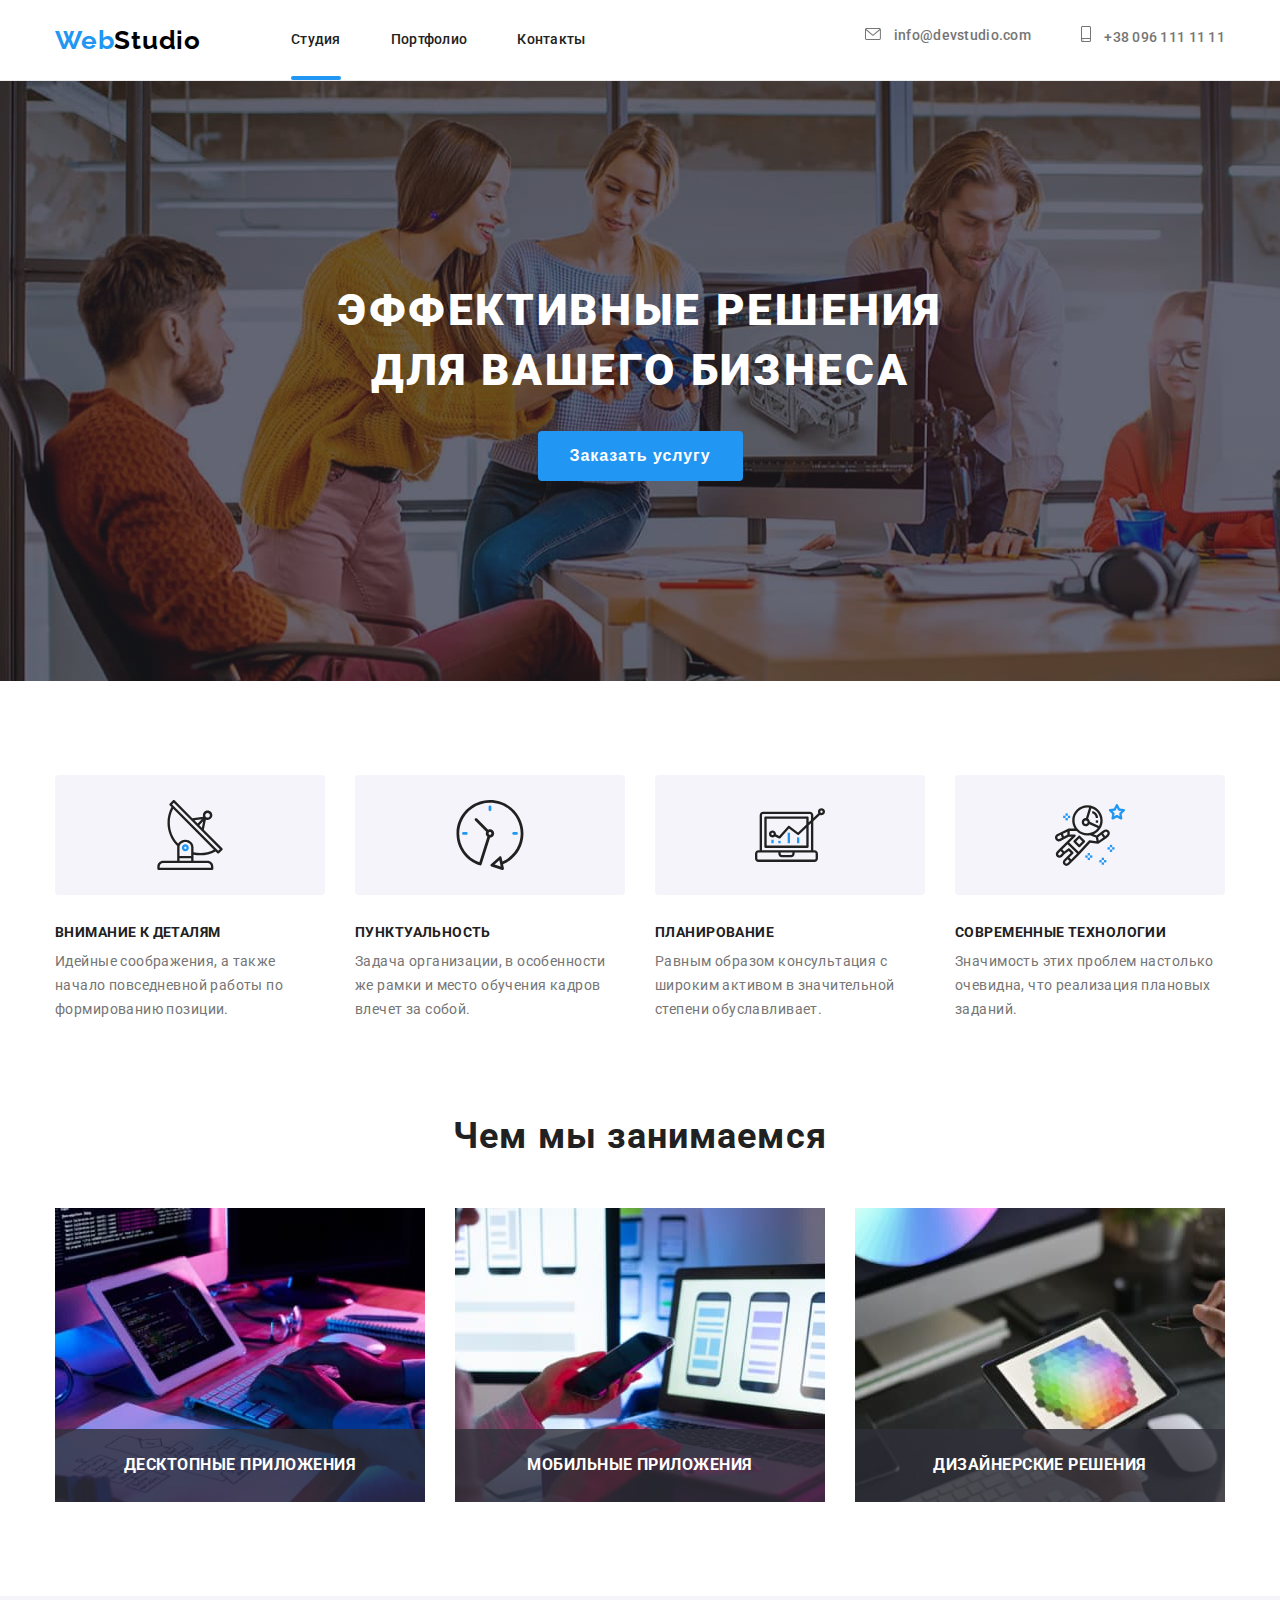
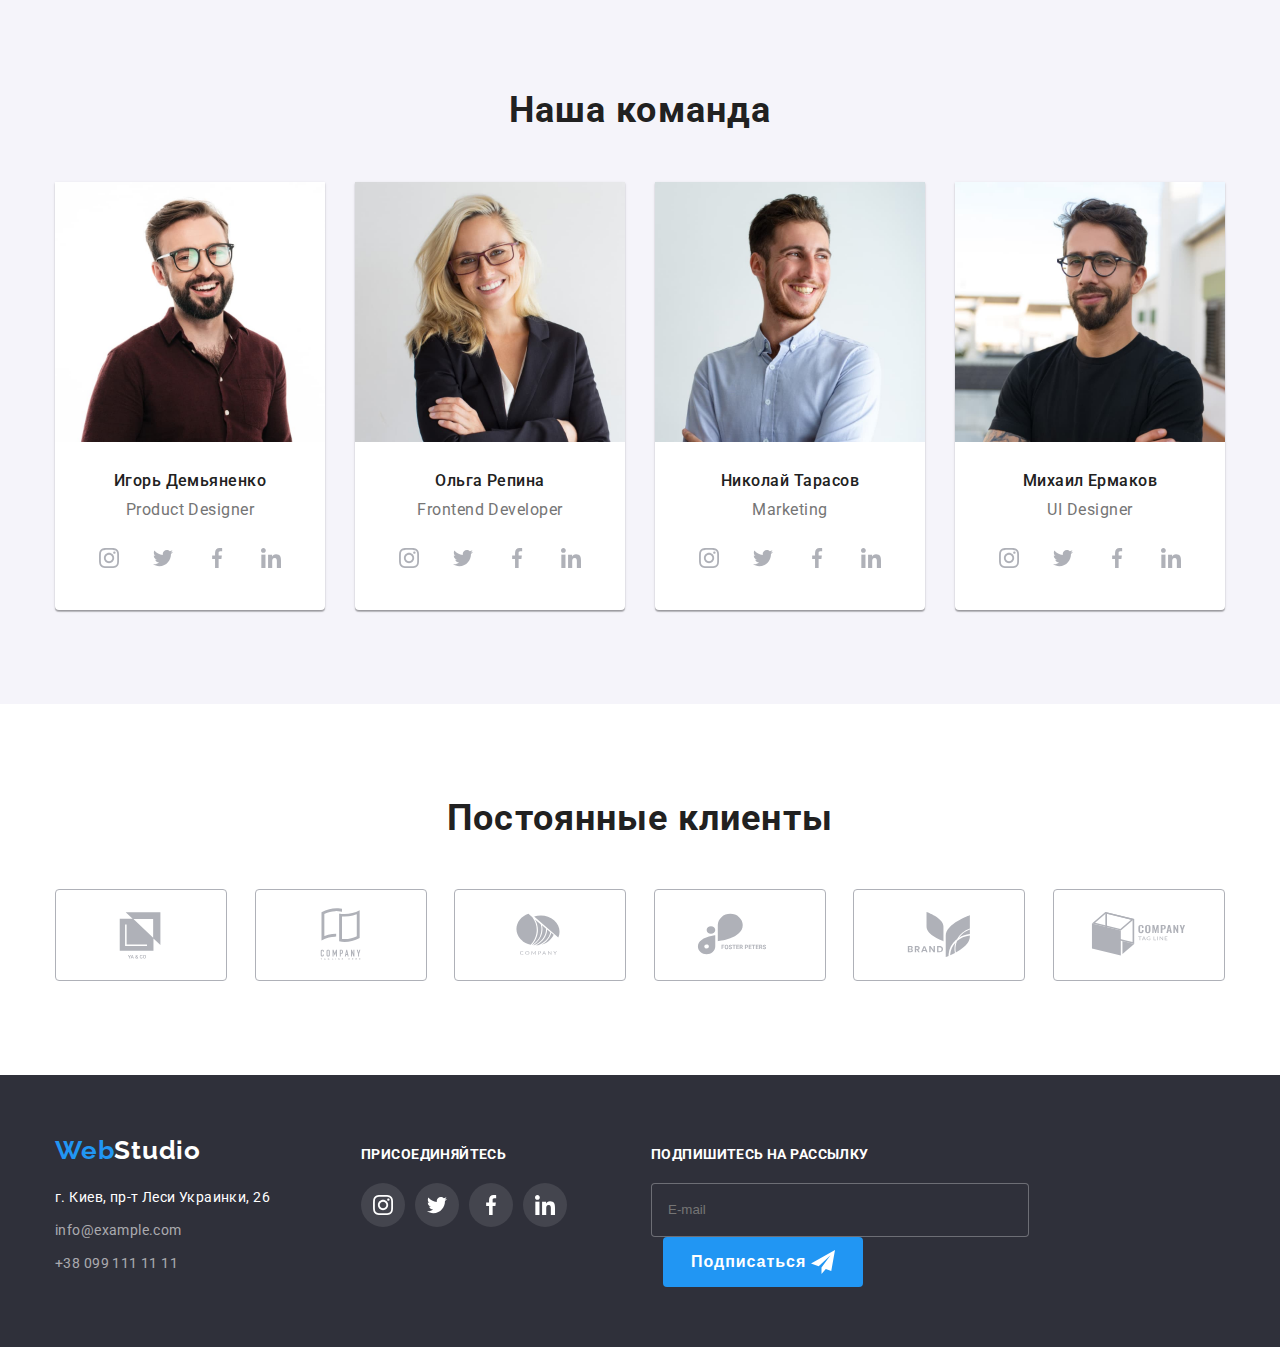
<file: index.html>
<!DOCTYPE html>
<html lang="ru">
  <head>
    <meta charset="UTF-8" />
    <meta http-equiv="X-UA-Compatible" content="IE=edge" />
    <meta name="viewport" content="width=device-width, initial-scale=1.0" />
    <link rel="preconnect" href="https://fonts.gstatic.com" />
    <link
      href="https://fonts.googleapis.com/css2?family=Raleway:wght@700&family=Roboto:wght@400;500;700;900&display=swap"
      rel="stylesheet"
    />
    <link
      rel="stylesheet"
      href="https://cdnjs.cloudflare.com/ajax/libs/modern-normalize/1.0.0/modern-normalize.min.css"
      integrity="sha512-ISS7cAi1PEhQ8jnbJpJZMd29NlhNj4AWYyLOSp2CE/CsHxTCu+r+t0D2yoJudVrd0/8fTVPUVDzY5Tvli75u/g=="
      crossorigin="anonymous"
    />
    <link rel="stylesheet" href="./css/main.min.css" />
    <title>Document</title>
  </head>
  <body>
    <!-- Шапка сайта -->
    <header class="header">
      <div class="container header-container">
        <nav class="navigation">
          <a class="logo-link link" href="index.html">
            <span class="logo-web">Web</span
            ><span class="logo-studio">Studio</span>
          </a>
          <ul class="site-nav list">
            <li class="site-nav__item">
              <a href="index.html" class="site-nav__link current link"
                >Студия</a
              >
            </li>
            <li class="site-nav__item">
              <a href="portfolio.html" class="site-nav__link link">Портфолио</a>
            </li>
            <li class="site-nav__item">
              <a href="" class="site-nav__link link">Контакты</a>
            </li>
          </ul>
        </nav>
        <ul class="contact-list list">
          <li class="contact-link-item">
            <a href="mailto:info@devstudio.com" class="contact-link link">
              <svg class="contact-icon" width="16" height="12">
                <use href="./images/sprite.svg#icon-envelope"></use>
              </svg>
              info@devstudio.com
            </a>
          </li>
          <li class="contact-link-item">
            <a href="tel:+380961111111" class="contact-link link">
              <svg class="contact-icon" width="10" height="16">
                <use href="./images/sprite.svg#icon-smartphone"></use>
              </svg>
              +38 096 111 11 11</a
            >
          </li>
        </ul>
      </div>
    </header>
    <main>
      <!-- Герой -->
      <section class="hero-section">
        <div class="container">
          <h1 class="hero-title">
            Эффективные решения <br />
            для вашего бизнеса
          </h1>
          <button class="modal-btn" type="button" data-modal-open>
            Заказать услугу
          </button>
        </div>
      </section>
      <!-- Наши преимущества -->
      <section class="feature">
        <div class="container">
          <h2 hidden>Особенности</h2>
          <ul class="feature__list list">
            <li class="feature__list-item">
              <div class="feature__list-icon">
                <svg class="feature__icon">
                  <use href="./images/sprite.svg#icon-antenna"></use>
                </svg>
              </div>
              <h3 class="feature__title">ВНИМАНИЕ К ДЕТАЛЯМ</h3>
              <p class="feature__text">
                Идейные соображения, а также начало повседневной работы по
                формированию позиции.
              </p>
            </li>
            <li class="feature__list-item">
              <div class="feature__list-icon">
                <svg class="feature__icon">
                  <use href="./images/sprite.svg#icon-clock"></use>
                </svg>
              </div>

              <h3 class="feature__title">ПУНКТУАЛЬНОСТЬ</h3>
              <p class="feature__text">
                Задача организации, в особенности же рамки и место обучения
                кадров влечет за собой.
              </p>
            </li>
            <li class="feature__list-item">
              <div class="feature__list-icon">
                <svg class="feature__icon">
                  <use href="./images/sprite.svg#icon-diagram"></use>
                </svg>
              </div>
              <h3 class="feature__title">ПЛАНИРОВАНИЕ</h3>
              <p class="feature__text">
                Равным образом консультация с широким активом в значительной
                степени обуславливает.
              </p>
            </li>
            <li class="feature__list-item">
              <div class="feature__list-icon">
                <svg class="feature__icon">
                  <use href="./images/sprite.svg#icon-astronaut"></use>
                </svg>
              </div>
              <h3 class="feature__title">СОВРЕМЕННЫЕ ТЕХНОЛОГИИ</h3>
              <p class="feature__text">
                Значимость этих проблем настолько очевидна, что реализация
                плановых заданий.
              </p>
            </li>
          </ul>
        </div>
      </section>
      <!-- О нас -->
      <section class="about-section">
        <div class="container">
          <h2 class="section-title">Чем мы занимаемся</h2>
          <ul class="about-section-list list">
            <li class="about-section-item">
              <div class="about-img-wrapper">
                <img
                  src="./images/about/about-img-1.jpg"
                  alt="Разработка веб-приложений"
                  width="370"
                  height="294"
                />
                <p class="about-img-overlay">Десктопные приложения</p>
              </div>
            </li>
            <li class="about-section-item">
              <div class="about-img-wrapper">
                <img
                  src="./images/about/about-img-2.jpg"
                  alt="Адаптация сайта под мобильные платформы"
                  width="370"
                  height="294"
                />
                <p class="about-img-overlay">Мобильные приложения</p>
              </div>
            </li>
            <li class="about-section-item">
              <div class="about-img-wrapper">
                <img
                  src="./images/about/about-img-3.jpg"
                  alt="Дизайн веб-приложений"
                  width="370"
                  height="294"
                />
                <p class="about-img-overlay">Дизайнерские решения</p>
              </div>
            </li>
          </ul>
        </div>
      </section>
      <!-- Наша команда -->
      <section class="team section">
        <div class="container">
          <h2 class="section-title">Наша команда</h2>
          <ul class="team__list list">
            <li class="team__list-item">
              <img
                src="./images/team/игорь-демьяненко.jpg"
                alt="Игорь Демьяненко"
                width="270"
                height="260"
              />
              <div class="team__list-content">
                <h3 class="team__title">Игорь Демьяненко</h3>
                <p class="team__position" lang="en">Product Designer</p>
                <ul class="social-list list">
                  <li class="social-list-item">
                    <a href="" class="social-list-link link">
                      <svg class="social-list-icon">
                        <use href="./images/sprite.svg#icon-instagram"></use>
                      </svg>
                    </a>
                  </li>
                  <li class="social-list-item">
                    <a href="" class="social-list-link link">
                      <svg class="social-list-icon">
                        <use href="./images/sprite.svg#icon-twitter"></use>
                      </svg>
                    </a>
                  </li>
                  <li class="social-list-item">
                    <a href="" class="social-list-link link">
                      <svg class="social-list-icon">
                        <use href="./images/sprite.svg#icon-facebook"></use>
                      </svg>
                    </a>
                  </li>
                  <li class="social-list-item">
                    <a href="" class="social-list-link link">
                      <svg class="social-list-icon">
                        <use href="./images/sprite.svg#icon-linkedin"></use>
                      </svg>
                    </a>
                  </li>
                </ul>
              </div>
            </li>
            <li class="team__list-item">
              <img
                src="./images/team/ольга-репина.jpg"
                alt="Ольга Репина"
                width="270"
                height="260"
              />
              <div class="team__list-content">
                <h3 class="team__title">Ольга Репина</h3>
                <p class="team__position" lang="en">Frontend Developer</p>
                <ul class="social-list list">
                  <li class="social-list-item">
                    <a href="" class="social-list-link link">
                      <svg class="social-list-icon">
                        <use href="./images/sprite.svg#icon-instagram"></use>
                      </svg>
                    </a>
                  </li>
                  <li class="social-list-item">
                    <a href="" class="social-list-link link">
                      <svg class="social-list-icon">
                        <use href="./images/sprite.svg#icon-twitter"></use>
                      </svg>
                    </a>
                  </li>
                  <li class="social-list-item">
                    <a href="" class="social-list-link link">
                      <svg class="social-list-icon">
                        <use href="./images/sprite.svg#icon-facebook"></use>
                      </svg>
                    </a>
                  </li>
                  <li class="social-list-item">
                    <a href="" class="social-list-link link">
                      <svg class="social-list-icon">
                        <use href="./images/sprite.svg#icon-linkedin"></use>
                      </svg>
                    </a>
                  </li>
                </ul>
              </div>
            </li>
            <li class="team__list-item">
              <img
                src="./images/team/николай-тарасов.jpg"
                alt="Николай Тарасов"
                width="270"
                height="260"
              />
              <div class="team__list-content">
                <h3 class="team__title">Николай Тарасов</h3>
                <p class="team__position" lang="en">Marketing</p>
                <ul class="social-list list">
                  <li class="social-list-item">
                    <a href="" class="social-list-link link">
                      <svg class="social-list-icon">
                        <use href="./images/sprite.svg#icon-instagram"></use>
                      </svg>
                    </a>
                  </li>
                  <li class="social-list-item">
                    <a href="" class="social-list-link link">
                      <svg class="social-list-icon">
                        <use href="./images/sprite.svg#icon-twitter"></use>
                      </svg>
                    </a>
                  </li>
                  <li class="social-list-item">
                    <a href="" class="social-list-link link">
                      <svg class="social-list-icon">
                        <use href="./images/sprite.svg#icon-facebook"></use>
                      </svg>
                    </a>
                  </li>
                  <li class="social-list-item">
                    <a href="" class="social-list-link link">
                      <svg class="social-list-icon">
                        <use href="./images/sprite.svg#icon-linkedin"></use>
                      </svg>
                    </a>
                  </li>
                </ul>
              </div>
            </li>
            <li class="team__list-item">
              <img
                src="./images/team/михаил-ермаков.jpg"
                alt="Михаил Ермаков"
                width="270"
                height="260"
              />
              <div class="team__list-content">
                <h3 class="team__title">Михаил Ермаков</h3>
                <p class="team__position" lang="en">UI Designer</p>
                <ul class="social-list list">
                  <li class="social-list-item">
                    <a href="" class="social-list-link link">
                      <svg class="social-list-icon">
                        <use href="./images/sprite.svg#icon-instagram"></use>
                      </svg>
                    </a>
                  </li>
                  <li class="social-list-item">
                    <a href="" class="social-list-link link">
                      <svg class="social-list-icon">
                        <use href="./images/sprite.svg#icon-twitter"></use>
                      </svg>
                    </a>
                  </li>
                  <li class="social-list-item">
                    <a href="" class="social-list-link link">
                      <svg class="social-list-icon">
                        <use href="./images/sprite.svg#icon-facebook"></use>
                      </svg>
                    </a>
                  </li>
                  <li class="social-list-item">
                    <a href="" class="social-list-link link">
                      <svg class="social-list-icon">
                        <use href="./images/sprite.svg#icon-linkedin"></use>
                      </svg>
                    </a>
                  </li>
                </ul>
              </div>
            </li>
          </ul>
        </div>
      </section>
      <!-- Постоянные клиенты -->
      <section class="section">
        <div class="container">
          <h2 class="section-title">Постоянные клиенты</h2>
          <ul class="client-list list">
            <li>
              <a href="" class="client-link link">
                <svg class="client-icon">
                  <use href="./images/sprite.svg#icon-client-1"></use>
                </svg>
              </a>
            </li>
            <li>
              <a href="" class="client-link link">
                <svg class="client-icon">
                  <use href="./images/sprite.svg#icon-client-2"></use></svg
              ></a>
            </li>
            <li>
              <a href="" class="client-link link">
                <svg class="client-icon">
                  <use href="./images/sprite.svg#icon-client-3"></use></svg
              ></a>
            </li>
            <li>
              <a href="" class="client-link link">
                <svg class="client-icon">
                  <use href="./images/sprite.svg#icon-client-4"></use></svg
              ></a>
            </li>
            <li>
              <a href="" class="client-link link">
                <svg class="client-icon">
                  <use href="./images/sprite.svg#icon-client-5"></use></svg
              ></a>
            </li>
            <li>
              <a href="" class="client-link link">
                <svg class="client-icon">
                  <use href="./images/sprite.svg#icon-client-6"></use></svg
              ></a>
            </li>
          </ul>
        </div>
      </section>
    </main>
    <!-- Футер -->
    <footer>
      <div class="footer-container container">
        <div class="contact-footer">
          <div class="footer-logo">
            <a class="logo-link link" href="index.html">
              <span class="logo-web">Web</span
              ><span class="logo-studio-footer">Studio</span>
            </a>
          </div>
          <address>
            <ul class="list">
              <li>
                <a
                  href="https://goo.gl/maps/DzLWiFUtqQAKY1di6"
                  class="add-link link"
                  target="_blank"
                  rel="noopener noreferrer"
                  >г. Киев, пр-т Леси Украинки, 26</a
                >
              </li>
              <li class="contact-link">
                <a href="mailto:info@example.com"></a>info@example.com
              </li>
              <li class="contact-link">
                <a href="tel:+380991111111"></a>+38 099 111 11 11
              </li>
            </ul>
          </address>
        </div>
        <div class="join-container">
          <h2 class="join-title">ПРИСОЕДИНЯЙТЕСЬ</h2>
          <ul class="join-list list">
            <li>
              <a href="" class="join-footer-link">
                <svg class="join-icon">
                  <use href="./images/sprite.svg#icon-instagram"></use>
                </svg>
              </a>
            </li>
            <li>
              <a href="" class="join-footer-link">
                <svg class="join-icon">
                  <use href="./images/sprite.svg#icon-twitter"></use>
                </svg>
              </a>
            </li>
            <li>
              <a href="" class="join-footer-link">
                <svg class="join-icon">
                  <use href="./images/sprite.svg#icon-facebook"></use>
                </svg>
              </a>
            </li>
            <li>
              <a href="" class="join-footer-link">
                <svg class="join-icon">
                  <use href="./images/sprite.svg#icon-linkedin"></use>
                </svg>
              </a>
            </li>
          </ul>
        </div>
        <div class="footer-email-input">
          <h2 class="footer-input-title">Подпишитесь на рассылку</h2>
          <label class="footer-email-form">
            <input
              type="email"
              name="user-email"
              class="footer-form-input"
              placeholder="E-mail"
              required
            />
          </label>
          <button type="submit" class="footer-form-btn">
            Подписаться
            <svg class="footer-form-btn-icon">
              <use href="./images/sprite.svg#icon-send"></use>
            </svg>
          </button>
        </div>
      </div>
    </footer>
    <!-- Модальное окно -->
    <div class="backdrop is-hidden" data-modal>
      <div class="modal">
        <button class="modal-close-btn" type="button" data-modal-close>
          <svg class="close-btn-icon">
            <use href="./images/sprite.svg#icon-close"></use>
          </svg>
        </button>
        <form action="#" method="GET" class="modal-form">
          <p class="modal-form-head">Оставьте свои данные, мы вам перезвоним</p>
          <label class="modal-form-field">
            Имя
            <span class="modal-form-input-wrapper">
              <input
                type="text"
                name="user-name"
                class="modal-form-input"
                minlength="2"
                required
              />
              <svg class="modal-form-icon">
                <use href="./images/sprite.svg#icon-person-black"></use>
              </svg>
            </span>
          </label>
          <label class="modal-form-field">
            Телефон
            <span class="modal-form-input-wrapper">
              <input
                type="tel"
                name="user-phone"
                class="modal-form-input"
                required
                pattern="[0-9]{3}-[0-9]{3}-[0-9]{2}-[0-9]{2}"
                title="099-999-99-99"
              />
              <svg class="modal-form-icon">
                <use href="./images/sprite.svg#icon-phone-black"></use>
              </svg>
            </span>
          </label>
          <label class="modal-form-field">
            Почта
            <span class="modal-form-input-wrapper">
              <input
                type="email"
                name="user-email"
                class="modal-form-input"
                required
              />
              <svg class="modal-form-icon">
                <use href="./images/sprite.svg#icon-email-black"></use>
              </svg>
            </span>
          </label>
          <label class="modal-form-field">
            Комментарий
            <textarea
              name="user-message"
              class="modal-form-message"
              placeholder="Введите текст"
            ></textarea>
          </label>
          <input
            type="checkbox"
            name="user-policy"
            class="modal-form-checkbox visually-hidden"
            id="check-box-policy"
            required
          />
          <label for="check-box-policy" class="modal-form-checkbox-policy"
            >Соглашаюсь с рассылкой и принимаю
            <a class="modal-form-policy-link" href="">Условия договора</a>
          </label>
          <button type="submit" class="modal-form-btn">Отправить</button>
        </form>
      </div>
    </div>
    <script src="./js/modal.js"></script>
  </body>
</html>
</file>
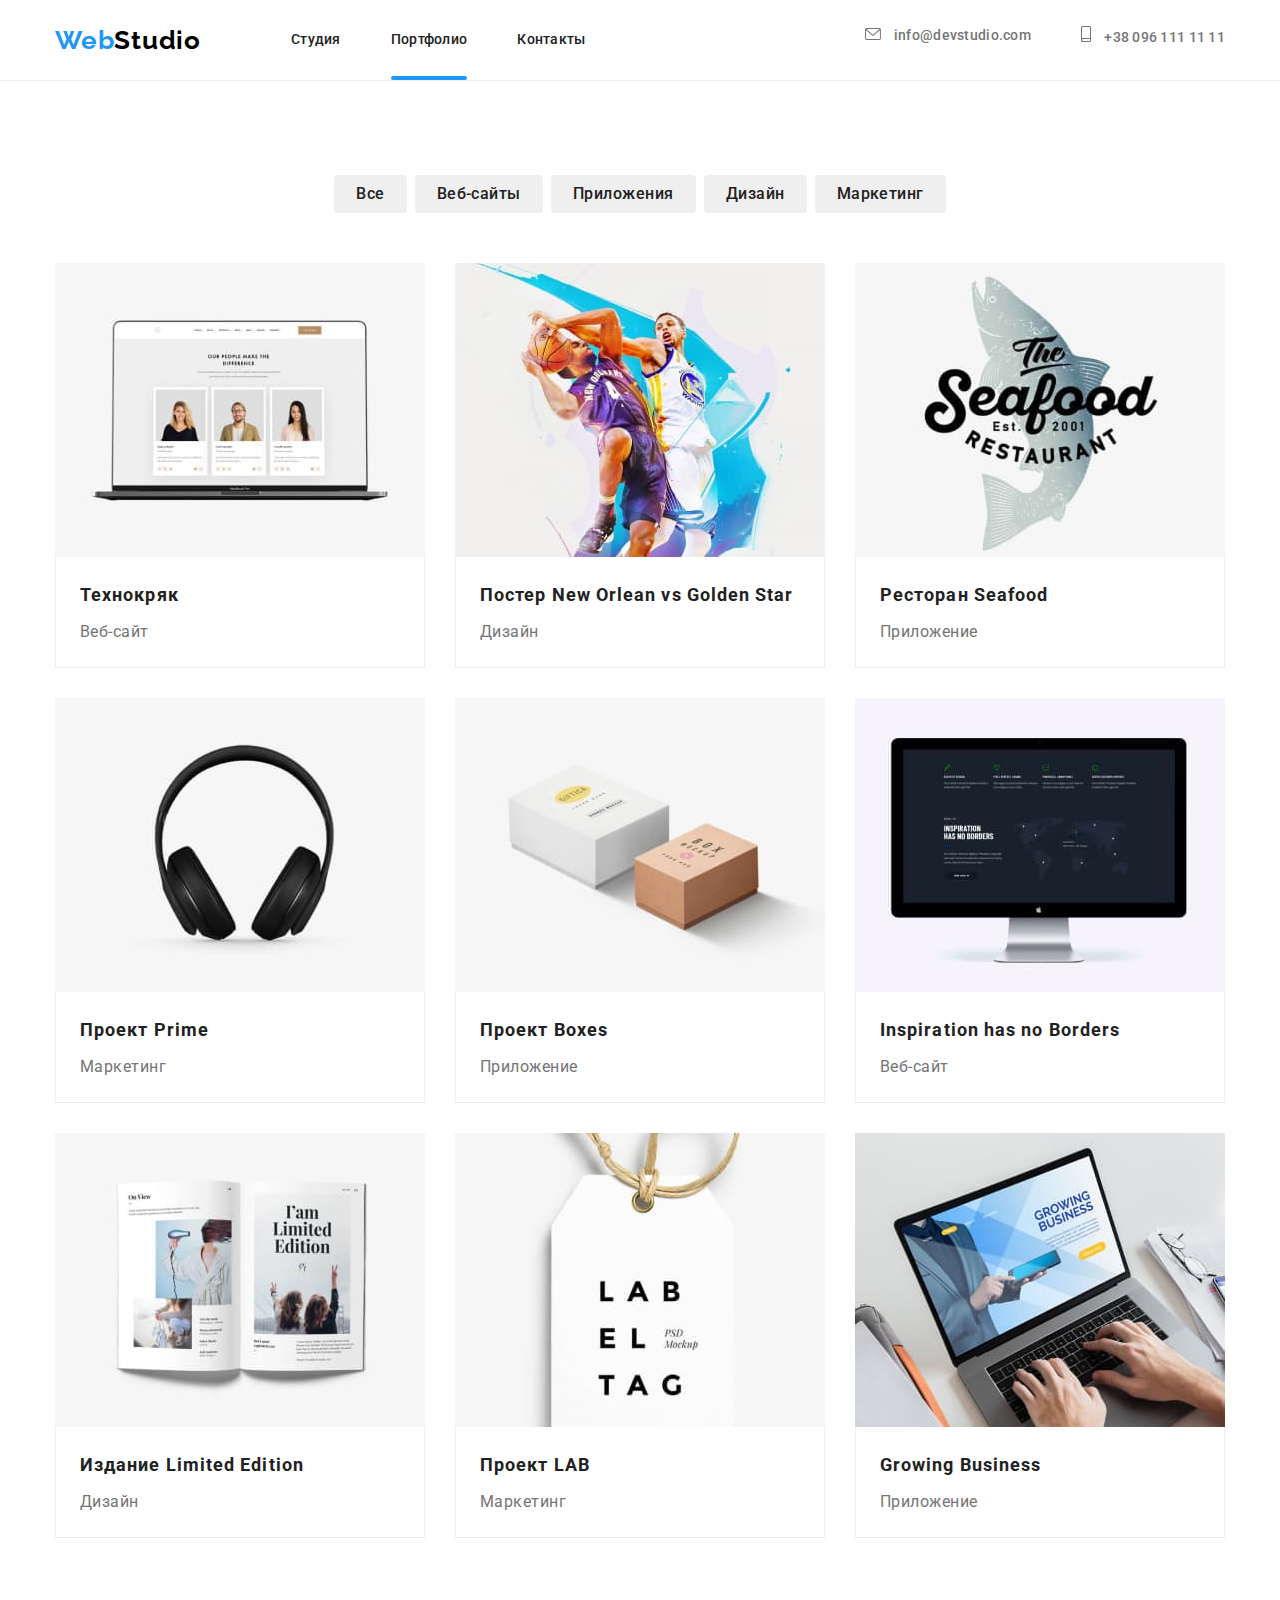
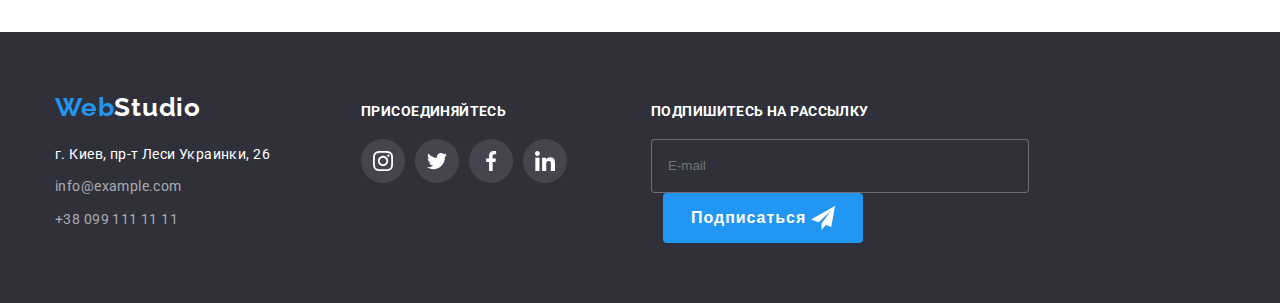
<file: portfolio.html>
<!DOCTYPE html>
<html lang="ru">
  <head>
    <meta charset="UTF-8" />
    <meta http-equiv="X-UA-Compatible" content="IE=edge" />
    <meta name="viewport" content="width=device-width, initial-scale=1.0" />
    <link rel="preconnect" href="https://fonts.gstatic.com" />
    <link
      href="https://fonts.googleapis.com/css2?family=Raleway:wght@700&family=Roboto:wght@400;500;700;900&display=swap"
      rel="stylesheet"
    />
    <link
      rel="stylesheet"
      href="https://cdnjs.cloudflare.com/ajax/libs/modern-normalize/1.0.0/modern-normalize.min.css"
      integrity="sha512-ISS7cAi1PEhQ8jnbJpJZMd29NlhNj4AWYyLOSp2CE/CsHxTCu+r+t0D2yoJudVrd0/8fTVPUVDzY5Tvli75u/g=="
      crossorigin="anonymous"
    />
    <link rel="stylesheet" href="./css/main.min.css" />
    <title>Document</title>
  </head>
  <body>
    <!-- Шапка сайта -->
    <header class="header">
      <div class="container header-container">
        <nav class="navigation">
          <a class="logo-link link" href="index.html">
            <span class="logo-web">Web</span
            ><span class="logo-studio">Studio</span>
          </a>
          <ul class="site-nav list">
            <li class="site-nav__item">
              <a href="index.html" class="site-nav__link link">Студия</a>
            </li>
            <li class="site-nav__item">
              <a href="portfolio.html" class="site-nav__link current link"
                >Портфолио</a
              >
            </li>
            <li class="site-nav__item">
              <a href="" class="site-nav__link link">Контакты</a>
            </li>
          </ul>
        </nav>
        <ul class="contact-list list">
          <li class="contact-link-item">
            <a href="mailto:info@devstudio.com" class="contact-link link">
              <svg class="contact-icon" width="16" height="12">
                <use href="./images/sprite.svg#icon-envelope"></use>
              </svg>
              info@devstudio.com
            </a>
          </li>
          <li class="contact-link-item">
            <a href="tel:+380961111111" class="contact-link link">
              <svg class="contact-icon" width="10" height="16">
                <use href="./images/sprite.svg#icon-smartphone"></use>
              </svg>
              +38 096 111 11 11</a
            >
          </li>
        </ul>
      </div>
    </header>
    <main>
      <!-- Портфолио -->
      <section class="section">
        <div class="container">
          <h1 hidden>Наши проекты</h1>
          <ul class="portfolio-section list">
            <li><button class="portfolio-btn" type="button">Все</button></li>
            <li>
              <button class="portfolio-btn" type="button">Веб-сайты</button>
            </li>
            <li>
              <button class="portfolio-btn" type="button">Приложения</button>
            </li>
            <li><button class="portfolio-btn" type="button">Дизайн</button></li>
            <li>
              <button class="portfolio-btn" type="button">Маркетинг</button>
            </li>
          </ul>
        </div>
        <div class="container">
          <ul class="portfolio-list list">
            <li class="portfolio-list-img">
              <a href="" class="portfolio-link-wrapper link">
                <div class="portfolio-img-wrapper">
                  <img
                    src="./images/projects/project-img-1.jpg"
                    alt="Веб-сайт"
                    width="370"
                    height="294"
                  />
                  <p class="portfolio-overlay">
                    Технокряк это современная площадка распространения
                    коронавируса. Компании используют эту платформу для
                    цифрового шпионажа и атак на защищённые сервера конкурентов.
                  </p>
                </div>
                <div class="porfolio-list-content">
                  <h2 class="portfolio-title">Технокряк</h2>
                  <p class="portfolio-text">Веб-сайт</p>
                </div>
              </a>
            </li>
            <li class="portfolio-list-img">
              <a href="" class="portfolio-link-wrapper link">
                <div class="portfolio-img-wrapper">
                  <img
                    src="./images/projects/project-img-2.jpg"
                    alt="Постер с баскетболистами"
                    width="370"
                    height="294"
                  />
                  <p class="portfolio-overlay">
                    Технокряк это современная площадка распространения
                    коронавируса. Компании используют эту платформу для
                    цифрового шпионажа и атак на защищённые сервера конкурентов.
                  </p>
                </div>
                <div class="porfolio-list-content">
                  <h2 class="portfolio-title">
                    Постер New Orlean vs Golden Star
                  </h2>
                  <p class="portfolio-text">Дизайн</p>
                </div>
              </a>
            </li>
            <li class="portfolio-list-img">
              <a href="" class="portfolio-link-wrapper link">
                <div class="portfolio-img-wrapper">
                  <img
                    src="./images/projects/project-img-3.jpg"
                    alt="Логотип
              ресторана"
                    width="370"
                    height="294"
                  />
                  <p class="portfolio-overlay">
                    Технокряк это современная площадка распространения
                    коронавируса. Компании используют эту платформу для
                    цифрового шпионажа и атак на защищённые сервера конкурентов.
                  </p>
                </div>
                <div class="porfolio-list-content">
                  <h2 class="portfolio-title">Ресторан Seafood</h2>
                  <p class="portfolio-text">Приложение</p>
                </div>
              </a>
            </li>

            <li class="portfolio-list-img">
              <a href="" class="portfolio-link-wrapper link">
                <div class="portfolio-img-wrapper">
                  <img
                    src="./images/projects/project-img-4.jpg"
                    alt="Наушники"
                    width="370"
                    height="294"
                  />
                  <p class="portfolio-overlay">
                    Технокряк это современная площадка распространения
                    коронавируса. Компании используют эту платформу для
                    цифрового шпионажа и атак на защищённые сервера конкурентов.
                  </p>
                </div>
                <div class="porfolio-list-content">
                  <h2 class="portfolio-title">Проект Prime</h2>
                  <p class="portfolio-text">Маркетинг</p>
                </div>
              </a>
            </li>

            <li class="portfolio-list-img">
              <a href="" class="portfolio-link-wrapper link">
                <div class="portfolio-img-wrapper">
                  <img
                    src="./images/projects/project-img-5.jpg"
                    alt="Коробки"
                    width="370"
                    height="294"
                  />
                  <p class="portfolio-overlay">
                    Технокряк это современная площадка распространения
                    коронавируса. Компании используют эту платформу для
                    цифрового шпионажа и атак на защищённые сервера конкурентов.
                  </p>
                </div>
                <div class="porfolio-list-content">
                  <h2 class="portfolio-title">Проект Boxes</h2>
                  <p class="portfolio-text">Приложение</p>
                </div>
              </a>
            </li>

            <li class="portfolio-list-img">
              <a href="" class="portfolio-link-wrapper link">
                <div class="portfolio-img-wrapper">
                  <img
                    src="./images/projects/project-img-6.jpg"
                    alt="Монитор"
                    width="370"
                    height="294"
                  />
                  <p class="portfolio-overlay">
                    Технокряк это современная площадка распространения
                    коронавируса. Компании используют эту платформу для
                    цифрового шпионажа и атак на защищённые сервера конкурентов.
                  </p>
                </div>
                <div class="porfolio-list-content">
                  <h2 class="portfolio-title">Inspiration has no Borders</h2>
                  <p class="portfolio-text">Веб-сайт</p>
                </div>
              </a>
            </li>

            <li class="portfolio-list-img">
              <a href="" class="portfolio-link-wrapper link">
                <div class="portfolio-img-wrapper">
                  <img
                    src="./images/projects/project-img-7.jpg"
                    alt="Журнал"
                    width="370"
                    height="294"
                  />
                  <p class="portfolio-overlay">
                    Технокряк это современная площадка распространения
                    коронавируса. Компании используют эту платформу для
                    цифрового шпионажа и атак на защищённые сервера конкурентов.
                  </p>
                </div>
                <div class="porfolio-list-content">
                  <h2 class="portfolio-title">Издание Limited Edition</h2>
                  <p class="portfolio-text">Дизайн</p>
                </div>
              </a>
            </li>
            <li class="portfolio-list-img">
              <a href="" class="portfolio-link-wrapper link">
                <div class="portfolio-img-wrapper">
                  <img
                    src="./images/projects/project-img-8.jpg"
                    alt="Бирка"
                    width="370"
                    height="294"
                  />
                  <p class="portfolio-overlay">
                    Технокряк это современная площадка распространения
                    коронавируса. Компании используют эту платформу для
                    цифрового шпионажа и атак на защищённые сервера конкурентов.
                  </p>
                </div>
                <div class="porfolio-list-content">
                  <h2 class="portfolio-title">Проект LAB</h2>
                  <p class="portfolio-text">Маркетинг</p>
                </div>
              </a>
            </li>
            <li class="portfolio-list-img">
              <a href="" class="portfolio-link-wrapper link">
                <div class="portfolio-img-wrapper">
                  <img
                    src="./images/projects/project-img-9.jpg"
                    alt="Ноутбук"
                    width="370"
                    height="294"
                  />
                  <p class="portfolio-overlay">
                    Технокряк это современная площадка распространения
                    коронавируса. Компании используют эту платформу для
                    цифрового шпионажа и атак на защищённые сервера конкурентов.
                  </p>
                </div>
                <div class="porfolio-list-content">
                  <h2 class="portfolio-title">Growing Business</h2>
                  <p class="portfolio-text">Приложение</p>
                </div>
              </a>
            </li>
          </ul>
        </div>
      </section>
    </main>
    <!-- Футер -->
    <footer>
      <div class="footer-container container">
        <div class="contact-footer">
          <div class="footer-logo">
            <a class="logo-link link" href="index.html">
              <span class="logo-web">Web</span
              ><span class="logo-studio-footer">Studio</span>
            </a>
          </div>
          <address>
            <ul class="list">
              <li>
                <a
                  href="https://goo.gl/maps/DzLWiFUtqQAKY1di6"
                  class="add-link link"
                  target="_blank"
                  rel="noopener noreferrer"
                  >г. Киев, пр-т Леси Украинки, 26</a
                >
              </li>
              <li class="contact-link">
                <a href="mailto:info@example.com"></a>info@example.com
              </li>
              <li class="contact-link">
                <a href="tel:+380991111111"></a>+38 099 111 11 11
              </li>
            </ul>
          </address>
        </div>
        <div class="join-container">
          <h2 class="join-title">ПРИСОЕДИНЯЙТЕСЬ</h2>
          <ul class="join-list list">
            <li>
              <a href="" class="join-footer-link">
                <svg class="join-icon">
                  <use href="./images/sprite.svg#icon-instagram"></use>
                </svg>
              </a>
            </li>
            <li>
              <a href="" class="join-footer-link">
                <svg class="join-icon">
                  <use href="./images/sprite.svg#icon-twitter"></use>
                </svg>
              </a>
            </li>
            <li>
              <a href="" class="join-footer-link">
                <svg class="join-icon">
                  <use href="./images/sprite.svg#icon-facebook"></use>
                </svg>
              </a>
            </li>
            <li>
              <a href="" class="join-footer-link">
                <svg class="join-icon">
                  <use href="./images/sprite.svg#icon-linkedin"></use>
                </svg>
              </a>
            </li>
          </ul>
        </div>
        <div class="footer-email-input">
          <h2 class="footer-input-title">Подпишитесь на рассылку</h2>
          <label class="footer-email-form">
            <input
              type="email"
              name="user-email"
              class="footer-form-input"
              placeholder="E-mail"
              required
            />
          </label>
          <button type="submit" class="footer-form-btn">
            Подписаться
            <svg class="footer-form-btn-icon">
              <use href="./images/sprite.svg#icon-send"></use>
            </svg>
          </button>
        </div>
      </div>
    </footer>
  </body>
</html>
</file>
<file: css/main.min.css>
h1,h2,h3,h4,h5,h6,p{margin-top:0;margin-bottom:0}ul,ol{margin-top:0;margin-bottom:0;padding-left:0}img{display:block}body{font-family:Roboto, sans-serif;margin:0}.link{text-decoration:none}.list{list-style:none}.section{padding-top:94px;padding-bottom:94px}.container{width:1200px;padding-left:15px;padding-right:15px;margin:0 auto;box-sizing:border-box}:root{--first-color: #ffffff;--second-color: #212121;--accent-color: #2196f3;--duration: 250ms;--timing-function: cubic-bezier(0.4, 0, 0.2, 1)}.visually-hidden{position:absolute !important;clip:rect(1px 1px 1px 1px);clip:rect(1px, 1px, 1px, 1px);padding:0 !important;border:0 !important;height:1px !important;width:1px !important;overflow:hidden}.modal-btn{font-weight:700;font-size:16px;line-height:1.87;letter-spacing:0.06em;color:var(--first-color);background:var(--accent-color);cursor:pointer;padding:10px 32px;border:0;border-radius:4px;transition:background var(--timing-function) var(--duration)}.modal-btn:hover,.modal-btn:focus{background:#188ce8}.social-list-link{display:flex;justify-content:center;align-items:center;width:44px;height:44px;border-radius:50%;background-color:transparent;transition:background-color var(--timing-function) var(--duration)}.social-list-link:hover,.social-list-link:focus{background-color:var(--accent-color)}.social-list-link:hover .social-list-icon,.social-list-link:focus .social-list-icon{fill:var(--first-color)}.social-list{display:flex;justify-content:space-between}.social-list-icon{width:20px;height:20px;fill:#afb1b8;transition:fill var(--timing-function) var(--duration)}.backdrop{position:fixed;width:100vw;height:100vh;top:0;left:0;background-color:rgba(0,0,0,0.2);z-index:100;transition:opacity var(--timing-function) var(--duration),visibility var(--timing-function) var(--duration)}.is-hidden{opacity:0;visibility:hidden;pointer-events:none}.modal{position:absolute;width:528px;height:581px;background-color:var(--first-color);top:50%;left:50%;transform:translate(-50%, -50%);border-radius:4px;padding:40px}.modal-close-btn{position:absolute;top:8px;right:8px;width:30px;height:30px;padding:0;background-color:transparent;cursor:pointer;border:1px solid rgba(0,0,0,0.1);border-radius:50%;transition:transform var(--timing-function) var(--duration)}.close-btn-icon{position:absolute;top:50%;left:50%;transform:translate(-50%, -50%);width:18px;height:18px}.close-btn-icon:hover,.close-btn-icon:focus{fill:var(--accent-color)}.modal-form{display:flex;flex-direction:column}.modal-form-head{font-weight:700;font-size:20px;line-height:1.17;text-align:center;letter-spacing:0.03em;margin-bottom:12px;color:var(--second-color)}.modal-form-input{width:100%;height:40px;border:1px solid rgba(33,33,33,0.2);border-radius:4px;padding-left:42px}.modal-form-input:focus{border-color:var(--accent-color);outline:none}.modal-form-input:focus+.modal-form-icon{fill:var(--accent-color)}.modal-form-input-wrapper{position:relative;display:block;margin-top:4px}.modal-form-field{font-weight:400;font-size:12px;line-height:1.16;letter-spacing:0.01em;color:#757575;margin-top:10px}.modal-form-icon{position:absolute;top:50%;left:15px;transform:translateY(-50%);width:18px;height:18px}.modal-form-message{height:120px;width:100%;border:1px solid rgba(33,33,33,0.2);border-radius:4px;resize:none;padding:12px 16px;margin-top:4px}.modal-form-message::placeholder{font-weight:normal;font-size:14px;line-height:1.14;letter-spacing:0.01em;color:rgba(117,117,117,0.5)}.modal-form-message:focus{border-color:var(--accent-color);outline:none}.modal-form-checkbox-policy{font-weight:normal;font-size:14px;line-height:1.71;letter-spacing:0.03em;color:#757575;margin-top:20px}.modal-form-checkbox-policy::before{content:"";display:inline-block;vertical-align:middle;width:16px;height:15px;border:2px solid var(--second-color);border-radius:2px;cursor:pointer;margin-right:8px}.modal-form-checkbox:checked+.modal-form-checkbox-policy::before{background-image:url(../images/check.svg);border-color:var(--accent-color)}.modal-form-checkbox:focus+.modal-form-checkbox-policy::before{outline:var(--accent-color)}.modal-form-btn{align-self:center;font-weight:700;font-size:16px;line-height:1.87;letter-spacing:0.06em;color:var(--first-color);background:var(--accent-color);cursor:pointer;padding:10px 55px;border:0;border-radius:4px;box-shadow:0px 4px 4px rgba(0,0,0,0.15);transition:background var(--timing-function) var(--duration);margin-top:30px}.modal-form-btn:hover,.modal-form-btn:focus{background:#188ce8}.header{border-bottom:1px solid #ececec}.header-container{display:flex;align-items:center}.navigation{display:flex;align-items:center}.logo-link{font-family:Raleway, sans-serif;font-weight:700;font-size:26px;line-height:1.19;letter-spacing:0.03em;margin-right:90px}.logo-web{color:var(--accent-color)}.logo-studio{color:#000000}.site-nav{display:flex}.site-nav__link.current::after{content:"";position:absolute;display:block;left:0;bottom:0;width:100%;height:4px;border-radius:2px;background-color:var(--accent-color)}.current{color:var(--accent-color)}.site-nav__link{font-weight:500;font-size:14px;line-height:1.14;letter-spacing:0.02em;color:var(--second-color);position:relative;display:block;padding-top:32px;padding-bottom:32px;transition:color var(--duration) var(--timing-function)}.site-nav__link:hover,.site-nav__link:focus{color:var(--accent-color)}.site-nav__item:not(:last-child){margin-right:50px}.contact-list{display:flex;justify-content:space-between;margin-left:auto}.contact-list .link{font-weight:500;font-size:14px;line-height:1.14;letter-spacing:0.02em;color:#757575}.contact-link-item{display:flex;justify-content:center;align-items:center;fill:#757575;margin-left:50px}.contact-icon{margin-right:10px;transition:fill var(--timing-function) var(--duration)}.contact-link:hover .contact-icon,.contact-link:focus .contact-icon{fill:currentColor}.contact-link:hover,.contact-link:focus{color:var(--accent-color)}.hero-section{background:#c4c4c4;display:flex;text-align:center;padding-top:200px;padding-bottom:200px;background-image:linear-gradient(rgba(47,48,58,0.4), rgba(47,48,58,0.4)),url("../images/bg-hero.jpg");background-size:cover;max-width:1600px;margin:0 auto}.hero-title{font-weight:900;font-size:44px;line-height:1.36;text-align:center;letter-spacing:0.06em;text-transform:uppercase;color:var(--first-color);margin-bottom:30px}.feature{padding-top:94px;padding-bottom:94px}.feature__list-icon{display:flex;justify-content:center;align-items:center;width:270px;height:120px;background-color:#f5f4fa;border-radius:4px;margin-bottom:30px}.feature__icon{width:70px;height:70px}.feature__list{display:flex;justify-content:space-between;margin-left:-30px}.feature__list-item{flex-basis:calc((100% - 120px) / 4);margin-left:30px}.feature__title{font-weight:700;font-size:14px;line-height:1.14;letter-spacing:0.03em;text-transform:uppercase;color:var(--second-color);margin-bottom:10px}.feature__text{font-weight:400;font-size:14px;line-height:1.71;letter-spacing:0.03em;color:#757575}.about-section{padding-bottom:94px}.section-title{font-weight:700;font-size:36px;line-height:1.16;text-align:center;letter-spacing:0.03em;color:var(--second-color);margin-bottom:50px}.about-section-list{display:flex;flex-wrap:wrap;margin-left:-30px;margin-top:-50px}.about-section-item{flex-basis:calc((100% - 90px) / 3);margin-left:30px;margin-top:50px}.about-img-wrapper{position:relative}.about-img-overlay{position:absolute;bottom:0;left:0;font-weight:700;font-size:16px;line-height:1.17;letter-spacing:0.03em;text-transform:uppercase;padding-top:27px;padding-bottom:27px;text-align:center;width:100%;background-color:rgba(47,48,58,0.8);color:var(--first-color)}.team{background-color:#f5f4fa}.team__title{font-weight:500;font-size:16px;line-height:1.18;letter-spacing:0.03em;color:var(--second-color);margin-bottom:10px}.team__list{display:flex;flex-wrap:wrap;margin-left:-30px;margin-top:-30px}.team__list-item{flex-basis:calc((100% - 120px) / 4);margin-left:30px;margin-top:30px;background-color:#ffffff;box-shadow:0px 1px 3px rgba(0,0,0,0.12),0px 1px 1px rgba(0,0,0,0.14),0px 2px 1px rgba(0,0,0,0.2);border-radius:0px 0px 4px 4px}.team__list-content{padding-top:30px;padding-bottom:30px;text-align:center;padding-left:32px;padding-right:32px}.team__position{font-weight:400;font-size:16px;line-height:1.18;letter-spacing:0.03em;color:#757575;margin-bottom:16px}.client-list{display:flex;justify-content:space-between;align-items:center}.client-link{display:flex;width:170px;height:90px;align-items:center;justify-content:center;border-radius:4px;border:1px solid #afb1b8;transition:border-color var(--timing-function) var(--duration)}.client-link:hover,.client-link:focus{border-color:var(--accent-color)}.client-link:hover .client-icon,.client-link:focus .client-icon{fill:var(--accent-color)}.client-icon{width:106px;height:60px;fill:#afb1b8;transition:fill var(--timing-function) var(--duration)}footer{background:#2f303a;padding-top:60px;padding-bottom:60px}.footer-container{display:flex;align-items:baseline}.contact-footer{margin-right:70px}.add-link{font-style:normal;font-weight:400;font-size:14px;line-height:1.71;letter-spacing:0.03em;color:var(--first-color);display:inline-block;margin-bottom:9px}.footer-logo{margin-bottom:20px}.logo-studio-footer{color:var(--first-color)}.contact-link{font-style:normal;font-weight:400;font-size:14px;line-height:1.71;letter-spacing:0.03em;color:rgba(255,255,255,0.6);margin-bottom:9px;cursor:pointer;transition:color var(--timing-function) var(--duration)}.join-title{font-style:normal;font-weight:700;font-size:14px;line-height:1.17;letter-spacing:0.03em;color:var(--first-color);margin-bottom:20px}.join-list{display:flex}.join-footer-link{display:flex;justify-content:center;align-items:center;width:44px;height:44px;border-radius:50%;background-color:rgba(255,255,255,0.1);margin-right:10px;transition:background-color var(--timing-function) var(--duration)}.join-footer-link:hover,.join-footer-link:focus{background-color:var(--accent-color)}.join-icon{fill:#ffffff;width:20px;height:20px}.footer-email-input{margin-left:74px}.footer-input-title{font-style:normal;text-transform:uppercase;font-weight:700;font-size:14px;line-height:1.17;letter-spacing:0.03em;color:var(--first-color);margin-bottom:20px}.footer-form-input{width:358px;height:50px;padding-left:16px;border:1px solid rgba(255,255,255,0.3);border-radius:4px;background-color:#2f303a;color:var(--first-color)}.footer-form-btn{display:inline-flex;position:relative;margin-left:12px;padding:10px 28px;min-width:200px;background-color:var(--accent-color);color:var(--first-color);text-align:center;font-weight:700;font-size:16px;line-height:1.87;letter-spacing:0.06em;border-radius:4px;border:none;cursor:pointer;transition:box-shadow var(--timing-function) var(--duration)}.footer-form-btn:hover,.footer-form-btn:focus{background:#188ce8}.footer-form-btn-icon{position:absolute;width:24px;height:24px;right:28px;bottom:13px}.portfolio-section{display:flex;justify-content:center;margin-left:-8px;margin-bottom:50px}.portfolio-list{display:flex;flex-wrap:wrap;margin-left:-30px;margin-top:-30px}.portfolio-list-img{flex-basis:calc((100% - 90px) / 3);margin-left:30px;margin-top:30px;transition:box-shadow var(--timing-function) var(--duration)}.portfolio-list-img:hover,.portfolio-list-img:focus{box-shadow:0px 1px 1px rgba(0,0,0,0.12),0px 4px 4px rgba(0,0,0,0.06),1px 4px 6px rgba(0,0,0,0.16)}.portfolio-img-wrapper{position:relative;overflow:hidden}.portfolio-overlay{position:absolute;top:0;left:0;width:100%;height:100%;font-family:Roboto, sans-serif;font-weight:400;font-size:18px;line-height:1.55;letter-spacing:0.03em;color:var(--first-color);padding:63px 24px;background-color:rgba(33,150,243,0.9);overflow:auto;transform:translateY(100%);transition:transform var(--timing-function) var(--duration)}.portfolio-link-wrapper:hover .portfolio-overlay,.portfolio-link-wrapper:focus .portfolio-overlay{transform:translateY(0%)}.portfolio-btn{font-family:Roboto, sans-serif;font-weight:500;font-size:16px;line-height:1.62;text-align:center;letter-spacing:0.03em;color:var(--second-color);padding:6px 22px;flex-basis:calc((100% - 40px) / 8);margin-left:8px;border:0;border-radius:4px;cursor:pointer;transition:background var(--timing-function) var(--duration),color var(--timing-function) var(--duration)}.portfolio-btn:hover,.portfolio-btn:focus{background:var(--accent-color);color:var(--first-color)}.portfolio-title{font-weight:700;font-size:18px;line-height:2;letter-spacing:0.06em;color:var(--second-color);margin-bottom:4px}.portfolio-text{font-weight:400;font-size:16px;line-height:1.87;letter-spacing:0.03em;color:#757575}.porfolio-list-content{border:1px solid #eeeeee;border-top:0;box-sizing:border-box;padding:20px 24px}
/*# sourceMappingURL=main.min.css.map */
</file>
